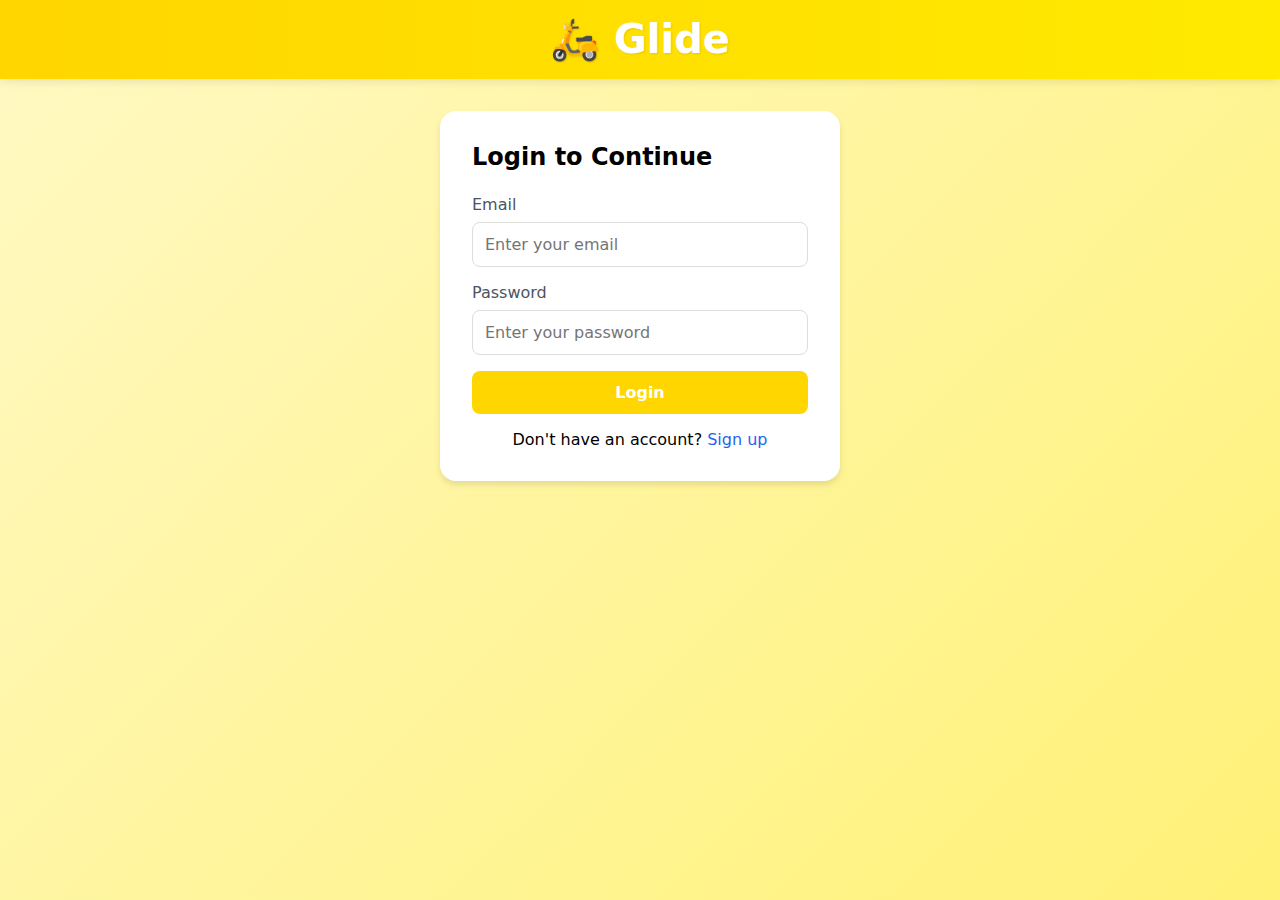
<file: index.html>
<!DOCTYPE html>
<html lang="en">
<head>
    <meta charset="UTF-8">
    <meta name="viewport" content="width=device-width, initial-scale=1.0">
    <title>Glide - Ride Booking</title>
    <link rel="stylesheet" href="Glide-style.css">
</head>
<body>
    <header class="header">
        <div class="logo">🛵 Glide</div>
    </header>
    <div id="auth-container" class="container">
        <div id="login-form">
            <h2 style="margin-bottom: 1.5rem">Login to Continue</h2>
            <form onsubmit="handleLogin(event)">
                <div class="form-group">
                    <label for="login-email">Email</label>
                    <input type="email" id="login-email" required placeholder="Enter your email">
                </div>
                <div class="form-group">
                    <label for="login-password">Password</label>
                    <input type="password" id="login-password" required placeholder="Enter your password">
                </div>
                <div id="login-error" class="error hidden"></div>
                <button type="submit">Login</button>
            </form>
            <div class="toggle-form">
                <p>Don't have an account? <a onclick="toggleForm()">Sign up</a></p>
            </div>
        </div>

        <div id="register-form" class="hidden">
            <h2 style="margin-bottom: 1.5rem">Create Account</h2>
            <form onsubmit="handleRegister(event)">
                <div class="form-group">
                    <label for="name">Full Name</label>
                    <input type="text" id="name" required placeholder="Enter your full name">
                </div>
                <div class="form-group">
                    <label for="email">Email</label>
                    <input type="email" id="email" required placeholder="Enter your email">
                </div>
                <div class="form-group">
                    <label for="phone">Phone Number</label>
                    <input type="tel" id="phone" required placeholder="Enter your phone number" maxlength="10" pattern="[0-9]{10}">
                </div>
                <div class="form-group">
                    <label for="gender">Gender</label>
                    <select id="gender" required>
                        <option value="">Select gender</option>
                        <option value="male">Male</option>
                        <option value="female">Female</option>
                        <option value="other">Other</option>
                    </select>
                </div>
                <div class="form-group">
                    <label for="password">Password</label>
                    <input type="password" id="password" required placeholder="Create password">
                    <div class="password-requirements">
                        Password must contain:
                        <ul id="password-checks">
                            <li id="length-check">At least 8 characters</li>
                            <li id="uppercase-check">One uppercase letter</li>
                            <li id="lowercase-check">One lowercase letter</li>
                            <li id="number-check">One number</li>
                            <li id="special-check">One special character</li>
                        </ul>
                    </div>
                </div>
                <div class="form-group">
                    <label for="confirm-password">Confirm Password</label>
                    <input type="password" id="confirm-password" required placeholder="Confirm password">
                </div>
                <div id="register-error" class="error hidden"></div>
                <button type="submit">Create Account</button>
            </form>
            <div class="toggle-form">
                <p>Already have an account? <a onclick="toggleForm()">Login</a></p>
            </div>
        </div>
    </div>
    <script src="Glide-js.js"></script>
</body>
</html>
</file>
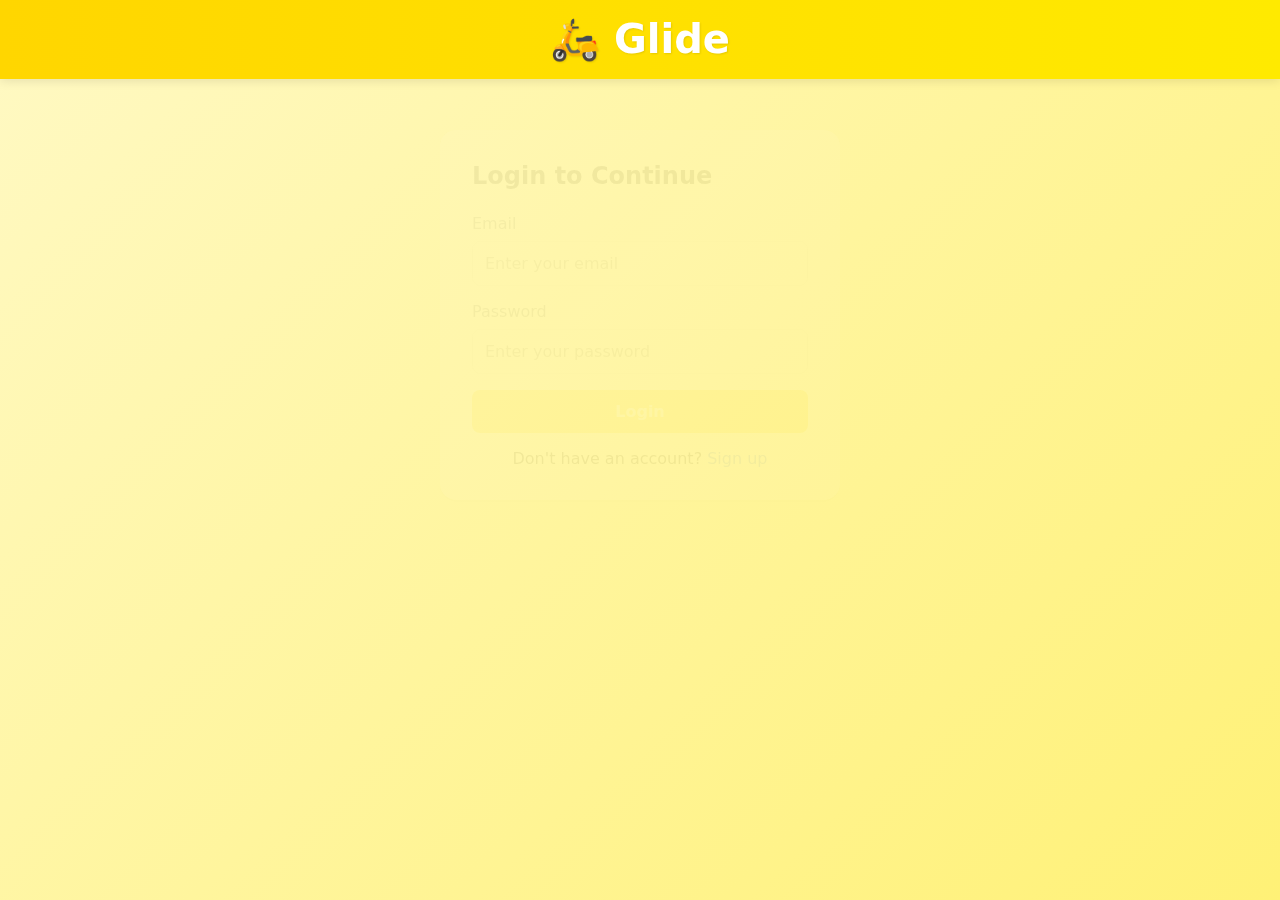
<file: booking.html>
<!DOCTYPE html>
<html lang="en">
<head>
    <meta charset="UTF-8">
    <meta name="viewport" content="width=device-width, initial-scale=1.0">
    <title>Glide - Book Your Ride</title>
    <style>
         * {
            margin: 0;
            padding: 0;
            box-sizing: border-box;
            font-family: 'Segoe UI', system-ui, sans-serif;
        }

        body {
            background: linear-gradient(135deg, #fff9c4, #fff176);
            min-height: 100vh;
        }

        .header {
            background: linear-gradient(to right, #ffd600, #ffea00);
            padding: 1rem;
            box-shadow: 0 2px 10px rgba(0, 0, 0, 0.1);
            position: sticky;
            top: 0;
            z-index: 100;
        }

        .logo {
            display: flex;
            align-items: center;
            justify-content: center;
            gap: 0.5rem;
            color: white;
            font-size: 2.5rem;
            font-weight: bold;
            text-shadow: 1px 1px 2px rgba(0, 0, 0, 0.1);
        }

        nav {
            background: #ffd600;
            padding: 20px;
            text-align: center;
            position: sticky;
            top: 70px;
            z-index: 99;
            box-shadow: 0 2px 10px rgba(0, 0, 0, 0.1);
        }

        .nav-option {
            display: inline-block;
            margin: 10px;
            cursor: pointer;
            transition: all 0.3s ease;
            position: relative;
        }

        .nav-option img {
            width: 100px;
            height: 100px;
            border-radius: 15px;
            border: 3px solid transparent;
            transition: all 0.3s ease;
            object-fit: cover;
        }

        .nav-option:hover img {
            border-color: white;
            transform: translateY(-5px);
            box-shadow: 0 5px 15px rgba(0, 0, 0, 0.2);
        }

        .nav-option.selected img {
            border-color: white;
            box-shadow: 0 0 20px rgba(255, 255, 255, 0.5);
        }

        .nav-option::after {
            content: attr(data-price);
            position: absolute;
            bottom: -10px;
            left: 50%;
            transform: translateX(-50%);
            background: rgba(255, 255, 255, 0.9);
            padding: 4px 8px;
            border-radius: 12px;
            font-size: 0.8rem;
            font-weight: bold;
            color: #92400e;
            opacity: 0;
            transition: all 0.3s ease;
        }

        .nav-option:hover::after {
            opacity: 1;
            bottom: -5px;
        }

        .container {
            max-width: 400px;
            margin: 2rem auto;
            padding: 2rem;
            background: white;
            border-radius: 1rem;
            box-shadow: 0 4px 6px rgba(0, 0, 0, 0.1);
            animation: slideUp 0.5s ease-out;
        }

        h2 {
            color: #333;
            margin-bottom: 1.5rem;
            font-size: 1.5rem;
        }

        .location-group {
            margin-bottom: 1rem;
            position: relative;
        }

        .location-group label {
            display: block;
            margin-bottom: 0.5rem;
            color: #4b5563;
            font-weight: 500;
            transition: color 0.3s ease;
        }

        .location-group:focus-within label {
            color: #ffd600;
        }

        select {
            width: 100%;
            padding: 0.75rem;
            border: 1px solid #ddd;
            border-radius: 0.5rem;
            font-size: 1rem;
            transition: all 0.3s ease;
        }

        select:focus {
            outline: none;
            border-color: #ffd600;
            box-shadow: 0 0 0 3px rgba(255, 214, 0, 0.2);
            transform: translateY(-1px);
        }

        #selected-vehicle {
            margin: 1rem 0;
            padding: 0.75rem;
            background: #fef3c7;
            border-radius: 0.5rem;
            color: #92400e;
            font-weight: 600;
            animation: fadeIn 0.5s ease-out;
        }

        .button-group {
            display: flex;
            flex-direction: column;
            gap: 1.5rem;
            margin: 2rem 0;
        }

        button {
            width: 100%;
            padding: 0.75rem;
            background: #ffd600;
            color: white;
            border: none;
            border-radius: 0.5rem;
            font-size: 1rem;
            font-weight: 600;
            cursor: pointer;
            transition: all 0.3s ease;
            position: relative;
            overflow: hidden;
        }

        button:hover {
            background: #ffea00;
            transform: translateY(-2px);
            box-shadow: 0 4px 12px rgba(255, 214, 0, 0.3);
        }

        button:active {
            transform: translateY(0);
        }

        .fare {
            margin: 1rem 0;
            padding: 0.75rem;
            background: #ecfdf5;
            border-radius: 0.5rem;
            color: #059669;
            font-weight: 600;
            animation: fadeIn 0.5s ease-out;
        }

        .driver-details {
            background: #f0f9ff;
            border-radius: 0.5rem;
            padding: 1rem;
            margin-top: 1rem;
            display: flex;
            flex-direction: column;
            gap: 0.5rem;
        }

        .driver-info-item {
            display: flex;
            align-items: center;
            gap: 0.5rem;
            color: #0369a1;
            font-size: 0.95rem;
        }

        .estimated-time {
            background: #fef3c7;
            color: #92400e;
            padding: 0.75rem;
            border-radius: 0.5rem;
            margin-top: 1rem;
            font-weight: 500;
            text-align: center;
        }

        .hidden {
            display: none;
        }

        .error-shake {
            animation: shake 0.5s ease-in-out;
        }

        @keyframes fadeIn {
            from { opacity: 0; transform: translateY(10px); }
            to { opacity: 1; transform: translateY(0); }
        }

        @keyframes slideUp {
            from { opacity: 0; transform: translateY(20px); }
            to { opacity: 1; transform: translateY(0); }
        }

        @keyframes shake {
            0%, 100% { transform: translateX(0); }
            25% { transform: translateX(-5px); }
            75% { transform: translateX(5px); }
        }

        @media (max-width: 480px) {
            .container {
                margin: 1rem;
                padding: 1.5rem;
            }
            
            nav {
                padding: 10px 5px;
            }

            .nav-option img {
                width: 80px;
                height: 80px;
            }
        }
    </style>
</head>
<body>
    <header class="header">
        <div class="logo">🛵 Glide</div>
    </header>

    <nav id="navbar">
        <div class="nav-option" onclick="selectVehicle('Bike')" data-price="From ₹50">
            <img src="https://play-lh.googleusercontent.com/9HyDHKMpf6qa6EPhUbX3qgVmdbCQnkYtQxjoM_GgAaQCBlGY0XJcgYiu5jpnm0nZP6Q" alt="Bike">
        </div>
        <div class="nav-option" onclick="selectVehicle('Auto')" data-price="From ₹70">
            <img src="https://5.imimg.com/data5/SELLER/Default/2021/1/UE/MV/AS/99748242/ape-auto-dxl-ard-500x500.jpg" alt="Auto">
        </div>
        <div class="nav-option" onclick="selectVehicle('Cab')" data-price="From ₹100">
            <img src="https://png.pngtree.com/png-clipart/20210822/original/pngtree-yellow-car-icon-png-image_6651022.jpg" alt="Cab">
        </div>
    </nav>

    <div class="container">
        <h2>Book Your Ride</h2>
        
        <div class="location-group">
            <label for="pickup">Pickup Location</label>
            <select id="pickup">
                <option value="">Select Pickup</option>
                <option value="Mangalagiri">Mangalagiri</option>
                <option value="Amaravathi">Amaravathi</option>
                <option value="Vijayawada">Vijayawada</option>
                <option value="Guntur">Guntur</option>
            </select>
        </div>

        <div class="location-group">
            <label for="drop">Drop Location</label>
            <select id="drop">
                <option value="">Select Drop</option>
                <option value="Mangalagiri">Mangalagiri</option>
                <option value="Amaravathi">Amaravathi</option>
                <option value="Vijayawada">Vijayawada</option>
                <option value="Guntur">Guntur</option>
            </select>
        </div>

        <div id="selected-vehicle" class="hidden">Selected Vehicle: None</div>

        <div class="button-group">
            <button onclick="calculateFare()">Estimate Fare</button>
            <div id="fare" class="fare hidden"></div>
            <button onclick="bookRide()">Book Ride</button>
        </div>

        <div id="booking-details" class="hidden">
            <div class="driver-details">
                <div class="driver-info-item">👤 <span id="driverInfo"></span></div>
                <div class="driver-info-item">📞 <span id="driverPhone"></span></div>
                <div class="driver-info-item">🔑 <span id="otp-display"></span></div>
            </div>
            <div id="estimated-time" class="estimated-time"></div>
        </div>
    </div>

    <script>
        let selectedVehicleType = null;

// Check if user is logged in
window.onload = function() {
    const user = JSON.parse(localStorage.getItem('currentUser'));
    if (!user) {
        window.location.href = '/Glide.html';
    }
};

function showError(element) {
    element.classList.add('error-shake');
    setTimeout(() => element.classList.remove('error-shake'), 500);
}

function selectVehicle(type) {
    selectedVehicleType = type;
    document.querySelectorAll('.nav-option').forEach(option => {
        option.classList.remove('selected');
    });
    const selectedOption = document.querySelector(`.nav-option:nth-child(${
        type === 'Bike' ? 1 : type === 'Auto' ? 2 : 3
    })`);
    selectedOption.classList.add('selected');
    
    const selectedVehicleElement = document.getElementById('selected-vehicle');
    selectedVehicleElement.textContent = `Selected Vehicle: ${type}`;
    selectedVehicleElement.classList.remove('hidden');
}

function calculateFare() {
    const pickup = document.getElementById('pickup');
    const drop = document.getElementById('drop');

    if (!selectedVehicleType) {
        alert('Please select a vehicle first');
        return;
    }

    if (!pickup.value || !drop.value) {
        if (!pickup.value) showError(pickup);
        if (!drop.value) showError(drop);
        alert('Please select both pickup and drop locations');
        return;
    }

    if (pickup.value === drop.value) {
        showError(pickup);
        showError(drop);
        alert('Pickup and drop locations cannot be the same');
        return;
    }

    const baseFares = {
        'Bike': 50,
        'Auto': 70,
        'Cab': 100
    };

    const fare = baseFares[selectedVehicleType] + Math.floor(Math.random() * 50);
    const fareElement = document.getElementById('fare');
    fareElement.textContent = `Estimated Fare: ₹${fare}`;
    fareElement.classList.remove('hidden');
}

function bookRide() {
    if (!selectedVehicleType) {
        alert('Please select a vehicle first');
        return;
    }

    const pickup = document.getElementById('pickup');
    const drop = document.getElementById('drop');

    if (!pickup.value || !drop.value) {
        if (!pickup.value) showError(pickup);
        if (!drop.value) showError(drop);
        alert('Please select both pickup and drop locations');
        return;
    }

    const drivers = ['Ravi Kumar', 'Amit Singh', 'Rohit Sharma', 'Priya Das'];
    const assignedDriver = drivers[Math.floor(Math.random() * drivers.length)];
    const rideOTP = Math.floor(1000 + Math.random() * 9000);
    const driverPhoneNumber = '+91 ' + Math.floor(Math.random() * 9000000000 + 1000000000);
    const estimatedMinutes = Math.floor(Math.random() * 10) + 5;

    document.getElementById('driverInfo').textContent = `Driver: ${assignedDriver}`;
    document.getElementById('driverPhone').textContent = `Phone: ${driverPhoneNumber}`;
    document.getElementById('otp-display').textContent = `Ride OTP: ${rideOTP}`;
    document.getElementById('estimated-time').textContent = `🕐 Estimated arrival time: ${estimatedMinutes} minutes`;
    
    document.getElementById('booking-details').classList.remove('hidden');
}
    </script>
      
</body>
</html>
</file>
